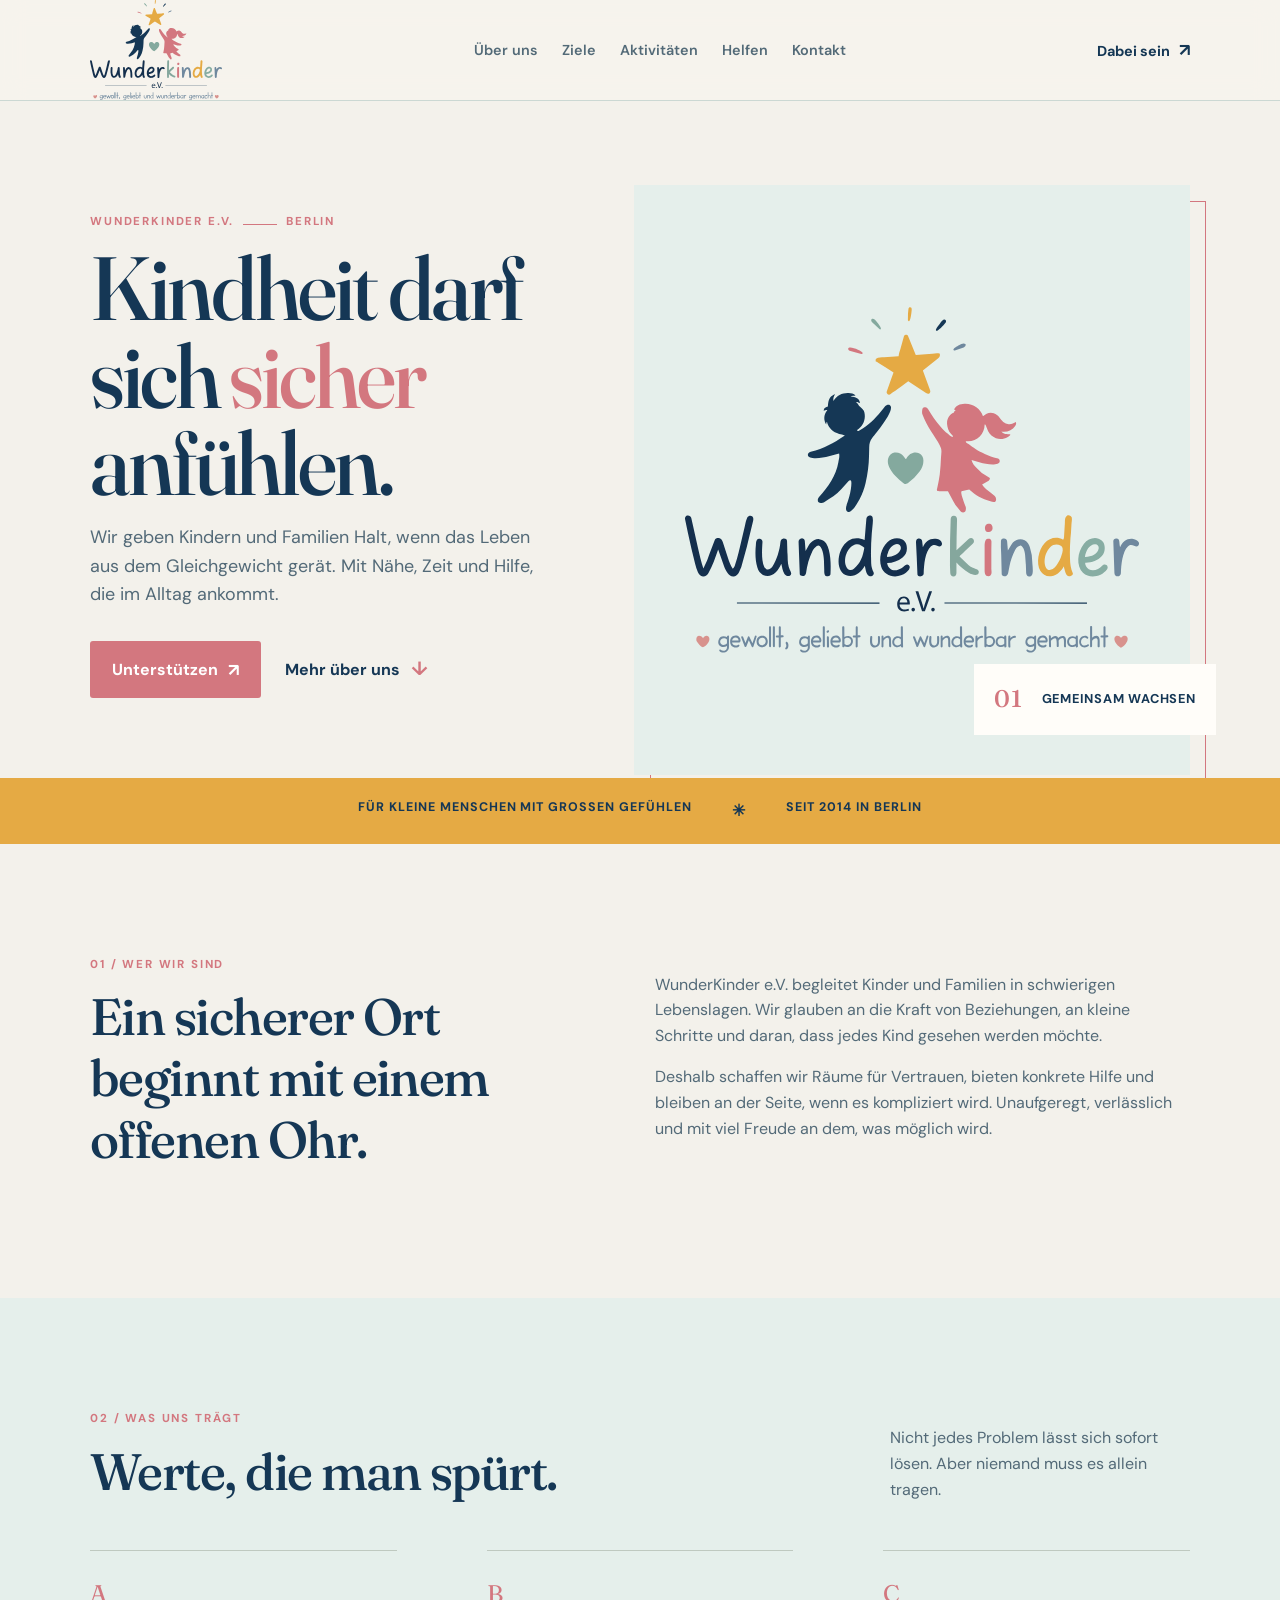
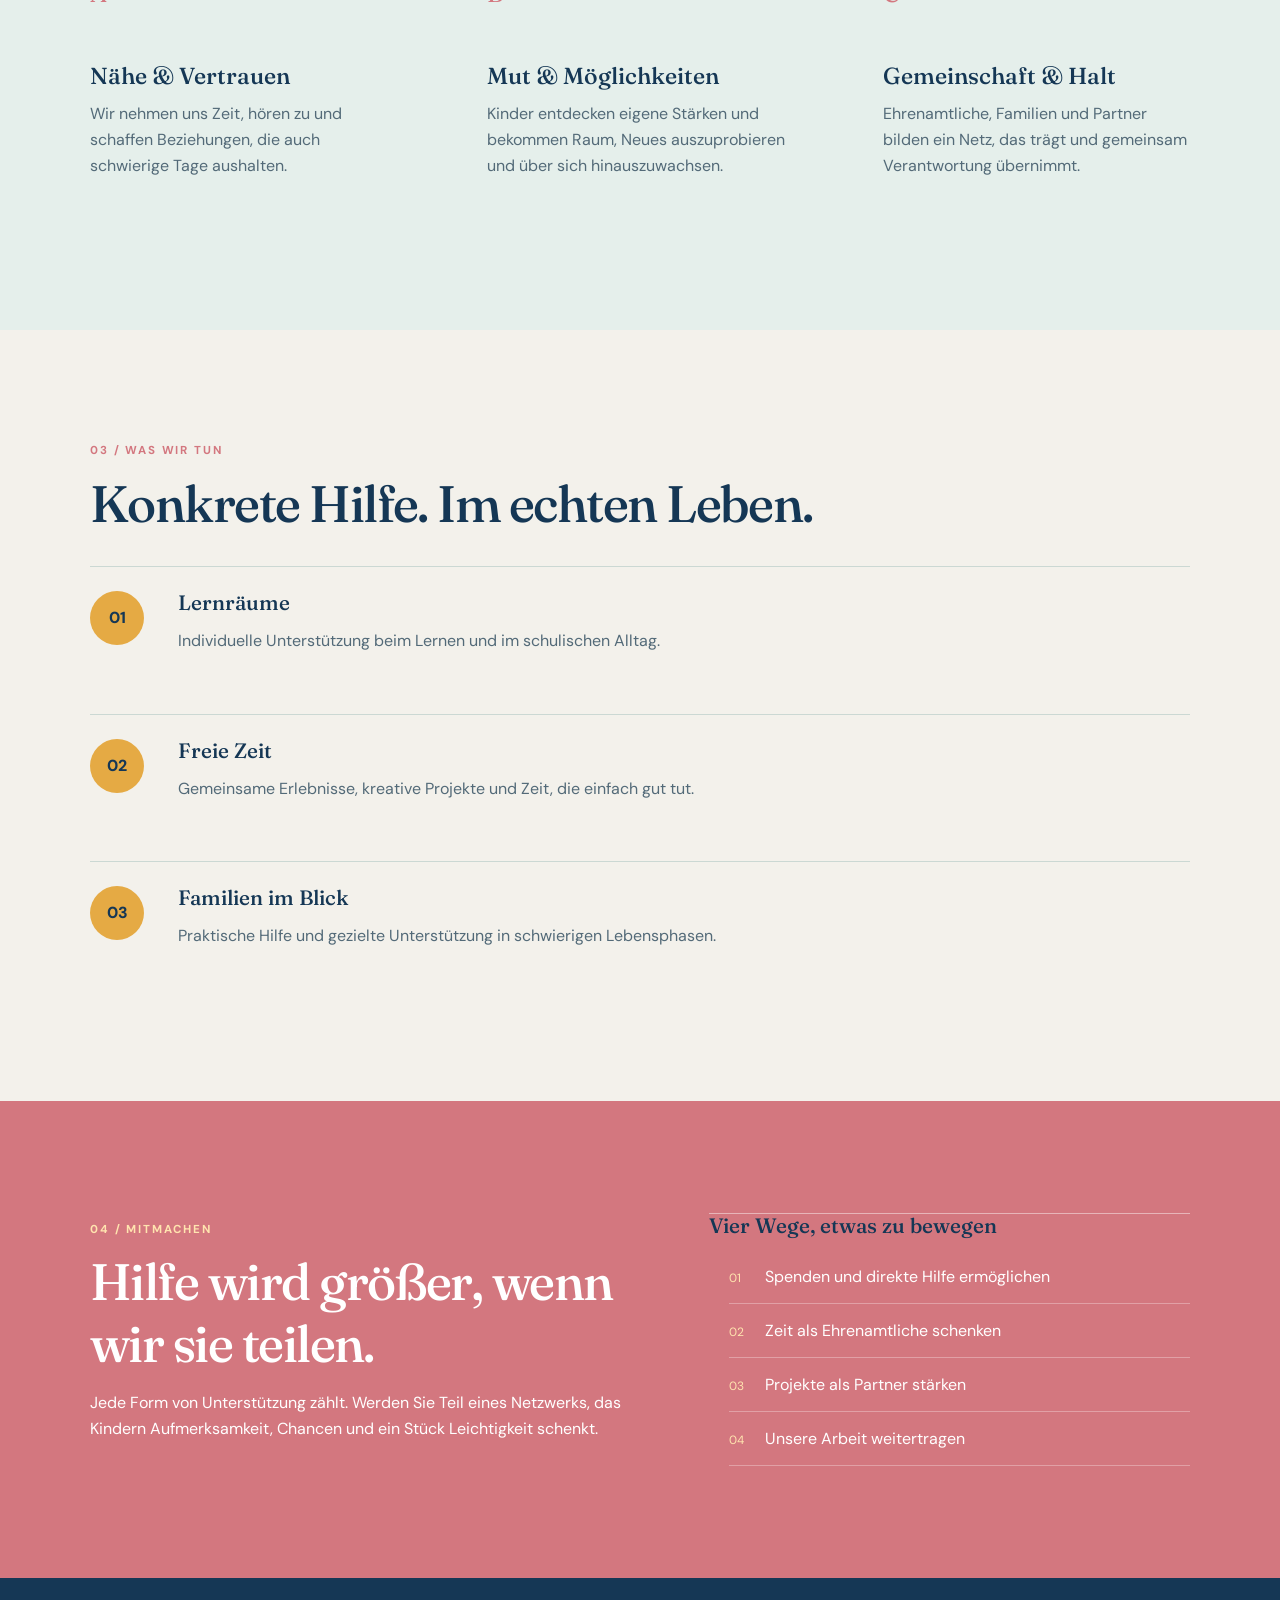
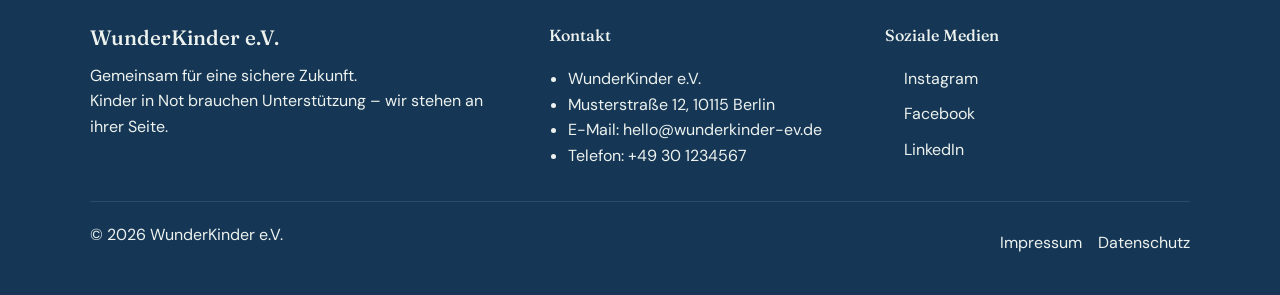
<file: index.html>
<!DOCTYPE html>
<html lang="de">
  <head>
    <meta charset="UTF-8" />
    <meta name="viewport" content="width=device-width, initial-scale=1.0" />
    <meta
      name="description"
      content="WunderKinder e.V. hilft Kindern in Not mit Unterstützung, Hilfsprogrammen und Begegnung."
    />
    <title>WunderKinder e.V. | Hilfe für Kinder in Not</title>
    <link rel="preconnect" href="https://fonts.googleapis.com" />
    <link rel="preconnect" href="https://fonts.gstatic.com" crossorigin />
    <link
      href="https://fonts.googleapis.com/css2?family=DM+Sans:wght@400;500;600;700&family=Fraunces:opsz,wght@9..144,500;9..144,600&display=swap"
      rel="stylesheet"
    />
    <link rel="stylesheet" href="styles.css" />
  </head>
  <body>
    <header class="site-header">
      <div class="container nav-wrap">
        <a href="index.html" class="brand" aria-label="WunderKinder Startseite">
          <img src="assets/logo.svg" alt="WunderKinder" class="brand-logo" />
        </a>

        <nav class="main-nav" aria-label="Hauptnavigation">
          <a href="#ueber-uns">Über uns</a>
          <a href="#ziele">Ziele</a>
          <a href="#aktivitaeten">Aktivitäten</a>
          <a href="#helfen">Helfen</a>
          <a href="#kontakt">Kontakt</a>
        </nav>
        <a class="header-cta" href="#helfen">Dabei sein <span aria-hidden="true">↗</span></a>
      </div>
    </header>

    <main>
      <section class="hero">
        <div class="container hero-grid">
          <div class="hero-copy">
            <p class="eyebrow">WunderKinder e.V. <span class="eyebrow-line"></span> Berlin</p>
            <h1>Kindheit darf sich <em>sicher</em> anfühlen.</h1>
            <p class="lead">
              Wir geben Kindern und Familien Halt, wenn das Leben aus dem Gleichgewicht gerät.
              Mit Nähe, Zeit und Hilfe, die im Alltag ankommt.
            </p>
            <div class="hero-actions">
              <a class="button button-primary" href="#helfen">Unterstützen <span aria-hidden="true">↗</span></a>
              <a class="text-link" href="#ueber-uns">Mehr über uns <span aria-hidden="true">↓</span></a>
            </div>
          </div>

          <div class="hero-visual" aria-label="WunderKinder Logo">
            <img src="assets/logo.svg" alt="WunderKinder Logo" class="hero-logo" />
            <div class="visual-note"><span>01</span> Gemeinsam wachsen</div>
          </div>
        </div>
        <div class="hero-ribbon"><span>Für kleine Menschen mit großen Gefühlen</span><span aria-hidden="true">✳</span><span>Seit 2014 in Berlin</span></div>
      </section>

      <section id="ueber-uns" class="section">
        <div class="container two-column">
          <div>
            <p class="eyebrow text-accent">01 / Wer wir sind</p>
            <h2>Ein sicherer Ort beginnt mit einem offenen Ohr.</h2>
          </div>
          <div>
            <p>
              WunderKinder e.V. begleitet Kinder und Familien in schwierigen Lebenslagen.
              Wir glauben an die Kraft von Beziehungen, an kleine Schritte und daran, dass
              jedes Kind gesehen werden möchte.
            </p>
            <p>
              Deshalb schaffen wir Räume für Vertrauen, bieten konkrete Hilfe und bleiben
              an der Seite, wenn es kompliziert wird. Unaufgeregt, verlässlich und mit viel
              Freude an dem, was möglich wird.
            </p>
          </div>
        </div>
      </section>

      <section id="ziele" class="section alt-section">
        <div class="container">
          <div class="section-heading-row">
            <div>
              <p class="eyebrow text-accent">02 / Was uns trägt</p>
              <h2>Werte, die man spürt.</h2>
            </div>
            <p class="section-intro">Nicht jedes Problem lässt sich sofort lösen. Aber niemand muss es allein tragen.</p>
          </div>

          <div class="card-grid">
            <article class="info-card">
              <span class="card-index">A</span>
              <h3>Nähe &amp; Vertrauen</h3>
              <p>
                Wir nehmen uns Zeit, hören zu und schaffen Beziehungen, die auch schwierige
                Tage aushalten.
              </p>
            </article>

            <article class="info-card">
              <span class="card-index">B</span>
              <h3>Mut &amp; Möglichkeiten</h3>
              <p>
                Kinder entdecken eigene Stärken und bekommen Raum, Neues auszuprobieren und
                über sich hinauszuwachsen.
              </p>
            </article>

            <article class="info-card">
              <span class="card-index">C</span>
              <h3>Gemeinschaft &amp; Halt</h3>
              <p>
                Ehrenamtliche, Familien und Partner bilden ein Netz, das trägt und gemeinsam
                Verantwortung übernimmt.
              </p>
            </article>
          </div>
        </div>
      </section>

      <section id="aktivitaeten" class="section">
        <div class="container">
          <p class="eyebrow text-accent">03 / Was wir tun</p>
          <h2>Konkrete Hilfe. Im echten Leben.</h2>

          <div class="activities">
            <div class="activity-item">
              <span class="activity-number">01</span>
              <div>
                <h3>Lernräume</h3>
                <p>Individuelle Unterstützung beim Lernen und im schulischen Alltag.</p>
              </div>
            </div>

            <div class="activity-item">
              <span class="activity-number">02</span>
              <div>
                <h3>Freie Zeit</h3>
                <p>Gemeinsame Erlebnisse, kreative Projekte und Zeit, die einfach gut tut.</p>
              </div>
            </div>

            <div class="activity-item">
              <span class="activity-number">03</span>
              <div>
                <h3>Familien im Blick</h3>
                <p>Praktische Hilfe und gezielte Unterstützung in schwierigen Lebensphasen.</p>
              </div>
            </div>
          </div>
        </div>
      </section>

      <section id="helfen" class="section highlight-section">
        <div class="container help-grid">
          <div>
            <p class="eyebrow text-accent">04 / Mitmachen</p>
            <h2>Hilfe wird größer, wenn wir sie teilen.</h2>
            <p>
              Jede Form von Unterstützung zählt. Werden Sie Teil eines Netzwerks, das Kindern
              Aufmerksamkeit, Chancen und ein Stück Leichtigkeit schenkt.
            </p>
          </div>

          <div class="help-box">
            <h3>Vier Wege, etwas zu bewegen</h3>
            <ul>
              <li><span>01</span> Spenden und direkte Hilfe ermöglichen</li>
              <li><span>02</span> Zeit als Ehrenamtliche schenken</li>
              <li><span>03</span> Projekte als Partner stärken</li>
              <li><span>04</span> Unsere Arbeit weitertragen</li>
            </ul>
          </div>
        </div>
      </section>
    </main>

    <footer id="kontakt" class="site-footer">
      <div class="container footer-grid">
        <div>
          <h3>WunderKinder e.V.</h3>
          <p>
            Gemeinsam für eine sichere Zukunft.<br />
            Kinder in Not brauchen Unterstützung – wir stehen an ihrer Seite.
          </p>
        </div>

        <div>
          <h4>Kontakt</h4>
          <ul>
            <li>WunderKinder e.V.</li>
            <li>Musterstraße 12, 10115 Berlin</li>
            <li>E-Mail: hello@wunderkinder-ev.de</li>
            <li>Telefon: +49 30 1234567</li>
          </ul>
        </div>

        <div>
          <h4>Soziale Medien</h4>
          <ul class="social-links">
            <li><a href="https://www.instagram.com/" target="_blank" rel="noopener noreferrer">Instagram</a></li>
            <li><a href="https://www.facebook.com/" target="_blank" rel="noopener noreferrer">Facebook</a></li>
            <li><a href="https://www.linkedin.com/" target="_blank" rel="noopener noreferrer">LinkedIn</a></li>
          </ul>
        </div>
      </div>

      <div class="container footer-bottom">
        <p>© 2026 WunderKinder e.V.</p>
        <div class="legal-links">
          <a href="impressum.html">Impressum</a>
          <a href="datenschutz.html">Datenschutz</a>
        </div>
      </div>
    </footer>
  </body>
</html>
</file>
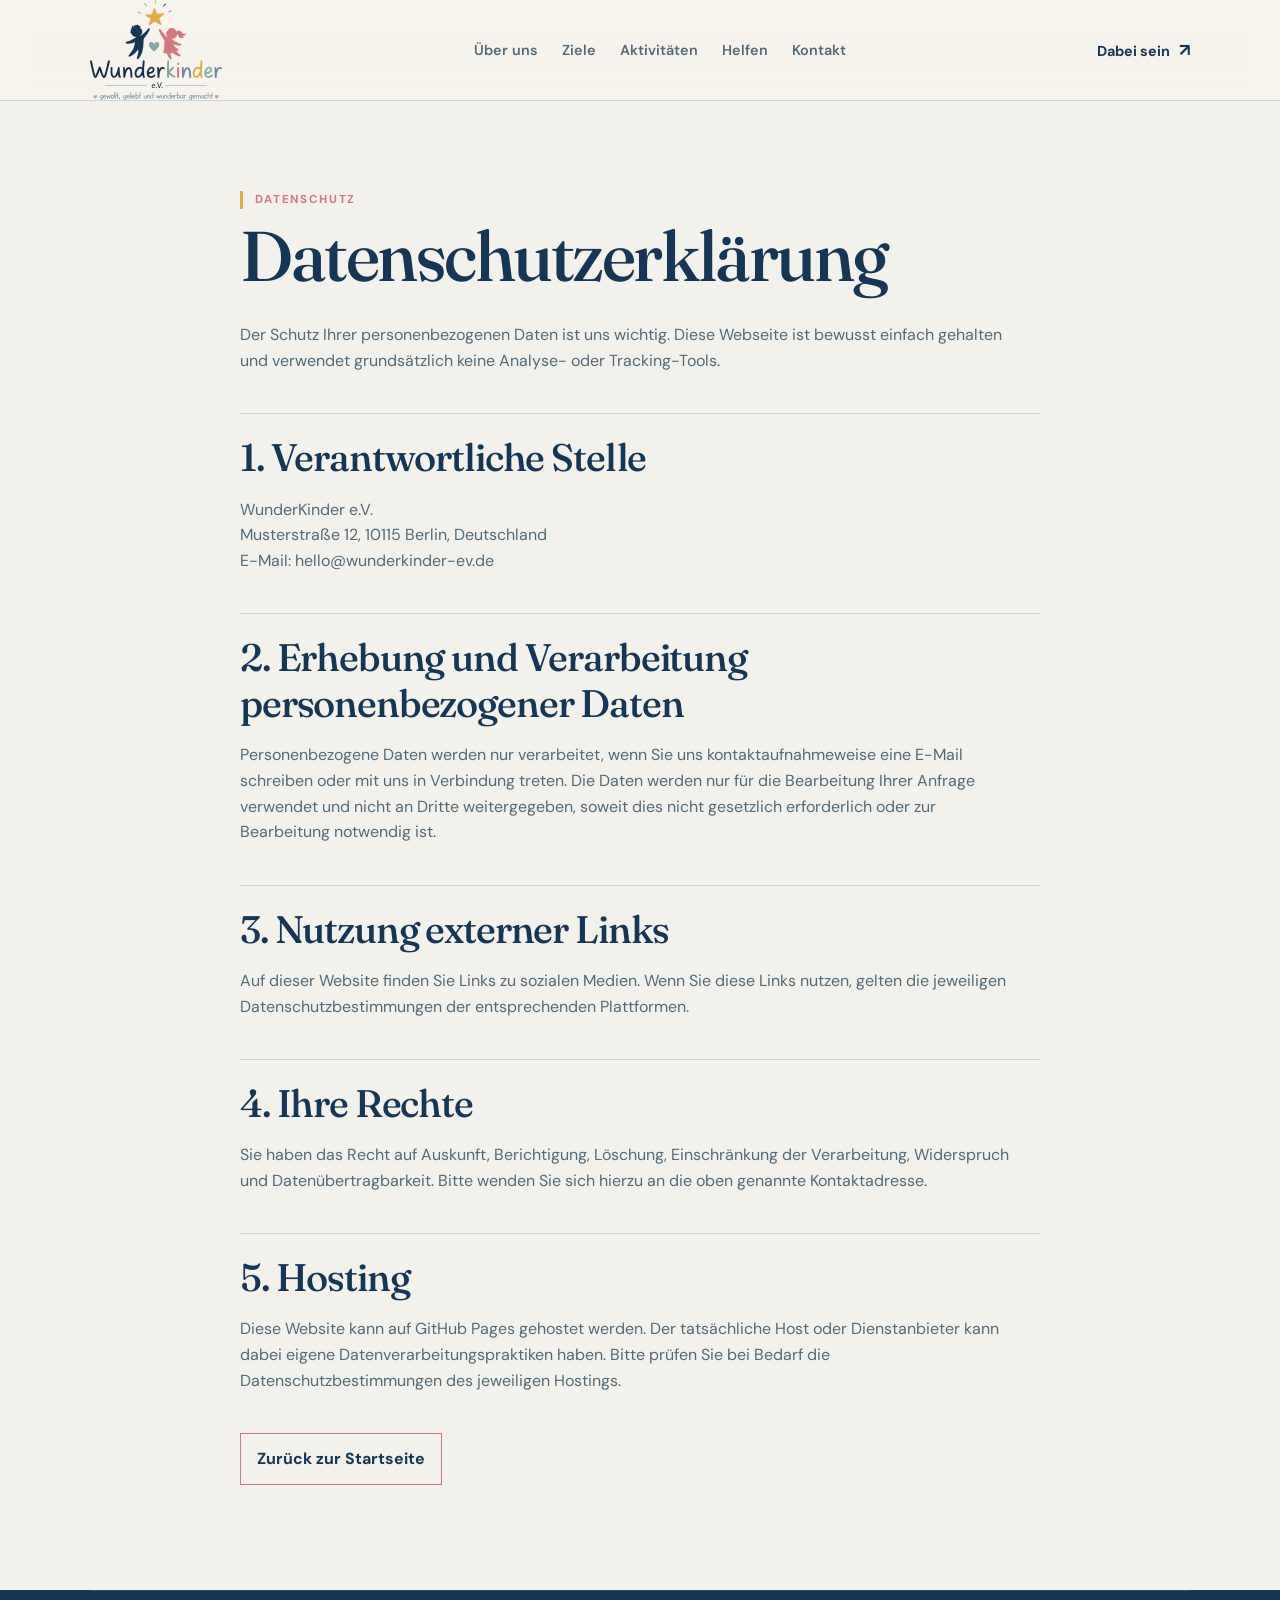
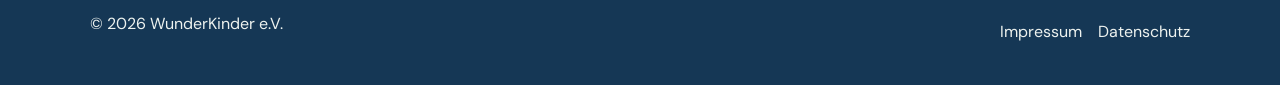
<file: datenschutz.html>
<!DOCTYPE html>
<html lang="de">
  <head>
    <meta charset="UTF-8" />
    <meta name="viewport" content="width=device-width, initial-scale=1.0" />
    <title>Datenschutz | WunderKinder e.V.</title>
    <link rel="preconnect" href="https://fonts.googleapis.com" />
    <link rel="preconnect" href="https://fonts.gstatic.com" crossorigin />
    <link
      href="https://fonts.googleapis.com/css2?family=DM+Sans:wght@400;500;600;700&family=Fraunces:opsz,wght@9..144,500;9..144,600&display=swap"
      rel="stylesheet"
    />
    <link rel="stylesheet" href="styles.css" />
  </head>
  <body>
    <header class="site-header">
      <div class="container nav-wrap">
        <a href="index.html" class="brand" aria-label="WunderKinder Startseite">
          <img src="assets/logo.svg" alt="WunderKinder" class="brand-logo" />
        </a>
        <nav class="main-nav" aria-label="Hauptnavigation">
          <a href="index.html#ueber-uns">Über uns</a>
          <a href="index.html#ziele">Ziele</a>
          <a href="index.html#aktivitaeten">Aktivitäten</a>
          <a href="index.html#helfen">Helfen</a>
          <a href="index.html#kontakt">Kontakt</a>
        </nav>
        <a class="header-cta" href="index.html#helfen">Dabei sein <span aria-hidden="true">↗</span></a>
      </div>
    </header>

    <main class="page-shell">
      <article class="legal-document">
        <p class="eyebrow text-accent">Datenschutz</p>
        <h1>Datenschutz&shy;erklärung</h1>

        <p>
          Der Schutz Ihrer personenbezogenen Daten ist uns wichtig. Diese Webseite ist bewusst
          einfach gehalten und verwendet grundsätzlich keine Analyse- oder Tracking-Tools.
        </p>

        <h2>1. Verantwortliche Stelle</h2>
        <p>
          WunderKinder e.V.<br />
          Musterstraße 12, 10115 Berlin, Deutschland<br />
          E-Mail: hello@wunderkinder-ev.de
        </p>

        <h2>2. Erhebung und Verarbeitung personenbezogener Daten</h2>
        <p>
          Personenbezogene Daten werden nur verarbeitet, wenn Sie uns kontaktaufnahmeweise eine
          E-Mail schreiben oder mit uns in Verbindung treten. Die Daten werden nur für die
          Bearbeitung Ihrer Anfrage verwendet und nicht an Dritte weitergegeben, soweit dies
          nicht gesetzlich erforderlich oder zur Bearbeitung notwendig ist.
        </p>

        <h2>3. Nutzung externer Links</h2>
        <p>
          Auf dieser Website finden Sie Links zu sozialen Medien. Wenn Sie diese Links nutzen,
          gelten die jeweiligen Datenschutzbestimmungen der entsprechenden Plattformen.
        </p>

        <h2>4. Ihre Rechte</h2>
        <p>
          Sie haben das Recht auf Auskunft, Berichtigung, Löschung, Einschränkung der
          Verarbeitung, Widerspruch und Datenübertragbarkeit. Bitte wenden Sie sich hierzu an
          die oben genannte Kontaktadresse.
        </p>

        <h2>5. Hosting</h2>
        <p>
          Diese Website kann auf GitHub Pages gehostet werden. Der tatsächliche Host oder
          Dienstanbieter kann dabei eigene Datenverarbeitungspraktiken haben. Bitte prüfen Sie
          bei Bedarf die Datenschutzbestimmungen des jeweiligen Hostings.
        </p>

        <p class="legal-back"><a href="index.html">Zurück zur Startseite</a></p>
      </article>
    </main>

    <footer class="site-footer legal-footer">
      <div class="container footer-bottom">
        <p>© 2026 WunderKinder e.V.</p>
        <div class="legal-links">
          <a href="impressum.html">Impressum</a>
          <a href="datenschutz.html" aria-current="page">Datenschutz</a>
        </div>
      </div>
    </footer>
  </body>
</html>
</file>
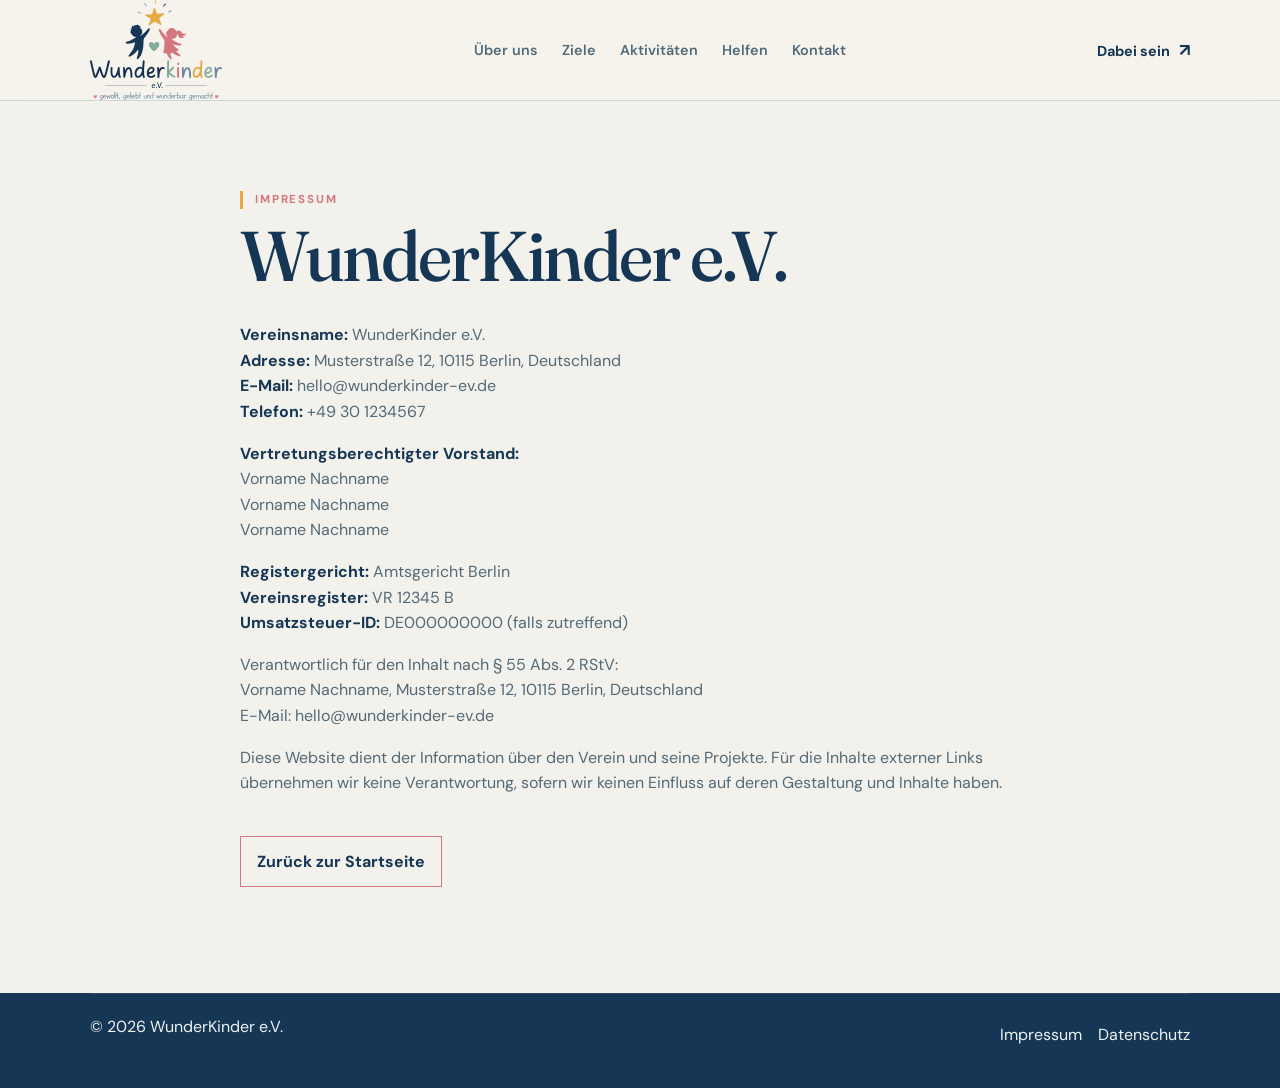
<file: impressum.html>
<!DOCTYPE html>
<html lang="de">
  <head>
    <meta charset="UTF-8" />
    <meta name="viewport" content="width=device-width, initial-scale=1.0" />
    <title>Impressum | WunderKinder e.V.</title>
    <link rel="preconnect" href="https://fonts.googleapis.com" />
    <link rel="preconnect" href="https://fonts.gstatic.com" crossorigin />
    <link
      href="https://fonts.googleapis.com/css2?family=DM+Sans:wght@400;500;600;700&family=Fraunces:opsz,wght@9..144,500;9..144,600&display=swap"
      rel="stylesheet"
    />
    <link rel="stylesheet" href="styles.css" />
  </head>
  <body>
    <header class="site-header">
      <div class="container nav-wrap">
        <a href="index.html" class="brand" aria-label="WunderKinder Startseite">
          <img src="assets/logo.svg" alt="WunderKinder" class="brand-logo" />
        </a>
        <nav class="main-nav" aria-label="Hauptnavigation">
          <a href="index.html#ueber-uns">Über uns</a>
          <a href="index.html#ziele">Ziele</a>
          <a href="index.html#aktivitaeten">Aktivitäten</a>
          <a href="index.html#helfen">Helfen</a>
          <a href="index.html#kontakt">Kontakt</a>
        </nav>
        <a class="header-cta" href="index.html#helfen">Dabei sein <span aria-hidden="true">↗</span></a>
      </div>
    </header>

    <main class="page-shell">
      <article class="legal-document">
        <p class="eyebrow text-accent">Impressum</p>
        <h1>WunderKinder e.V.</h1>

        <p>
          <strong>Vereinsname:</strong> WunderKinder e.V.<br />
          <strong>Adresse:</strong> Musterstraße 12, 10115 Berlin, Deutschland<br />
          <strong>E-Mail:</strong> hello@wunderkinder-ev.de<br />
          <strong>Telefon:</strong> +49 30 1234567
        </p>

        <p>
          <strong>Vertretungsberechtigter Vorstand:</strong><br />
          Vorname Nachname<br />
          Vorname Nachname<br />
          Vorname Nachname
        </p>

        <p>
          <strong>Registergericht:</strong> Amtsgericht Berlin<br />
          <strong>Vereinsregister:</strong> VR 12345 B<br />
          <strong>Umsatzsteuer-ID:</strong> DE000000000 (falls zutreffend)
        </p>

        <p>
          Verantwortlich für den Inhalt nach § 55 Abs. 2 RStV:<br />
          Vorname Nachname, Musterstraße 12, 10115 Berlin, Deutschland<br />
          E-Mail: hello@wunderkinder-ev.de
        </p>

        <p>
          Diese Website dient der Information über den Verein und seine Projekte. Für die
          Inhalte externer Links übernehmen wir keine Verantwortung, sofern wir keinen
          Einfluss auf deren Gestaltung und Inhalte haben.
        </p>

        <p class="legal-back"><a href="index.html">Zurück zur Startseite</a></p>
      </article>
    </main>

    <footer class="site-footer legal-footer">
      <div class="container footer-bottom">
        <p>© 2026 WunderKinder e.V.</p>
        <div class="legal-links">
          <a href="impressum.html" aria-current="page">Impressum</a>
          <a href="datenschutz.html">Datenschutz</a>
        </div>
      </div>
    </footer>
  </body>
</html>
</file>
<file: styles.css>
:root {
  --primary: #d3777f;
  --primary-dark: #153755;
  --accent: #e5aa44;
  --bg: #f3f1eb;
  --surface: #fffdf9;
  --text: #153755;
  --muted: #536a78;
  --border: #cbd8d3;
  --ink-light: #e5efeb;
}

* { box-sizing: border-box; }
html { scroll-behavior: smooth; }
body { margin: 0; font-family: "DM Sans", sans-serif; background: var(--bg); color: var(--text); line-height: 1.6; }
a { color: inherit; text-decoration: none; }
img { max-width: 100%; display: block; }
.container { width: min(1100px, calc(100% - 2rem)); margin: 0 auto; }
.section { padding: 7rem 0; }
.alt-section { background: var(--ink-light); }
.eyebrow { margin-bottom: 0.75rem; color: var(--primary); font-size: 0.72rem; font-weight: 700; letter-spacing: 0.16em; text-transform: uppercase; }
.text-accent { color: var(--primary); }
h1, h2, h3, h4 { margin-top: 0; line-height: 1.2; color: var(--text); font-family: "Fraunces", Georgia, serif; font-weight: 500; }
h1 { max-width: 720px; margin-bottom: 1rem; font-size: clamp(3.2rem, 7vw, 6.8rem); letter-spacing: -0.035em; line-height: 0.98; }
h1 em { color: var(--primary); font-style: normal; }
h2 { margin-bottom: 1rem; font-size: clamp(2.4rem, 4vw, 4rem); letter-spacing: -0.03em; }
h3 { margin-bottom: 0.75rem; font-size: 1.3rem; }
p { margin-top: 0; color: var(--muted); }

.site-header { position: sticky; top: 0; z-index: 10; background: rgba(247, 243, 237, 0.92); backdrop-filter: blur(12px); border-bottom: 1px solid var(--border); }
.nav-wrap { display: flex; align-items: center; justify-content: space-between; min-height: 84px; }
.brand { display: inline-flex; align-items: center; }
.brand-logo { width: 132px; height: auto; }
.main-nav { display: flex; gap: 1.5rem; flex-wrap: wrap; }
.main-nav a { color: var(--muted); font-size: 0.9rem; font-weight: 600; }
.header-cta { color: var(--primary-dark); font-size: 0.9rem; font-weight: 700; }
.header-cta span { margin-left: 0.35rem; font-size: 1.1rem; }
.main-nav a:hover, .header-cta:hover, .text-link:hover { color: var(--primary); }

.hero { padding: 5rem 0 0; overflow: hidden; }
.hero-grid { display: grid; grid-template-columns: 0.9fr 1.1fr; align-items: center; gap: clamp(2rem, 7vw, 7rem); }
.hero-copy { padding: 2rem 0 5rem; }
.eyebrow-line { display: inline-block; width: 34px; height: 1px; margin: 0 0.25rem; background: currentColor; }
.lead { max-width: 500px; font-size: 1.12rem; }
.hero-actions { display: flex; flex-wrap: wrap; align-items: center; gap: 1.5rem; margin-top: 2rem; }
.button { display: inline-flex; align-items: center; justify-content: center; padding: 0.9rem 1.35rem; border-radius: 3px; font-weight: 700; transition: transform 0.2s ease, background 0.2s ease; }
.button:hover { transform: translateY(-1px); }
.button-primary { background: var(--primary); color: white; }
.button-primary span { margin-left: 0.65rem; font-size: 1.1rem; }
.text-link { display: inline-flex; align-items: center; gap: 0.7rem; color: var(--text); font-weight: 700; }
.text-link span { color: var(--primary); font-size: 1.2rem; }
.hero-visual { position: relative; display: grid; min-height: 590px; place-items: center; background: #e5efeb; }
.hero-visual img { width: min(82%, 500px); height: auto; object-fit: contain; }
.hero-visual::after { content: ""; position: absolute; inset: 1rem -1rem -1rem 1rem; z-index: -1; border: 1px solid var(--primary); }
.visual-note { position: absolute; right: -1.6rem; bottom: 2.5rem; display: flex; gap: 1.2rem; align-items: center; padding: 1rem 1.25rem; background: var(--surface); color: var(--text); font-size: 0.8rem; font-weight: 700; letter-spacing: 0.06em; text-transform: uppercase; }
.visual-note span { color: var(--primary); font-family: "Fraunces", Georgia, serif; font-size: 1.5rem; font-weight: 500; }
.hero-ribbon { display: flex; justify-content: center; gap: 2.5rem; padding: 1.25rem; background: var(--accent); color: var(--text); font-size: 0.78rem; font-weight: 700; letter-spacing: 0.08em; text-transform: uppercase; }
.hero-ribbon span:nth-child(2) { font-size: 1rem; }

.two-column { display: grid; grid-template-columns: 0.9fr 1.1fr; gap: clamp(3rem, 10vw, 10rem); align-items: start; }
.two-column > div:last-child { padding-top: 1rem; }
.section-heading-row { display: flex; justify-content: space-between; align-items: end; gap: 2rem; }
.section-intro { max-width: 300px; margin-bottom: 1rem; }
.card-grid { display: grid; grid-template-columns: repeat(3, minmax(0, 1fr)); gap: clamp(2rem, 7vw, 7rem); margin-top: 2rem; }
.info-card { background: transparent; border-top: 1px solid #bfc9c0; padding: 1.5rem 0; }
.card-index { display: block; margin-bottom: 3rem; color: var(--primary); font-family: "Fraunces", Georgia, serif; font-size: 1.5rem; }
.info-card h3 { font-size: 1.45rem; }
.activities { display: grid; gap: 1.25rem; margin-top: 2rem; }
.activity-item { display: grid; grid-template-columns: 72px 1fr; gap: 1rem; align-items: start; border-top: 1px solid var(--border); padding: 1.5rem 0; }
.activity-number { display: inline-flex; align-items: center; justify-content: center; width: 54px; height: 54px; border-radius: 50%; background: var(--accent); color: var(--text); font-weight: 800; }
.highlight-section { background: var(--primary); color: #fff; }
.highlight-section h2, .highlight-section p { color: #fff; }
.highlight-section .eyebrow { color: #ffe4af; }
.help-grid { display: grid; grid-template-columns: 1.1fr 0.9fr; gap: 2rem; align-items: center; }
.help-box { padding: 0; border-top: 1px solid rgba(255, 255, 255, 0.45); }
.help-box ul, .site-footer ul { margin: 0; padding-left: 1.2rem; color: inherit; }
.help-box li { padding: 0.85rem 0; border-bottom: 1px solid rgba(255, 255, 255, 0.3); list-style: none; }
.help-box li span { display: inline-block; width: 2rem; color: #ffe4af; font-size: 0.75rem; }

.site-footer { background: var(--text); color: #e8f1ee; padding-top: 3rem; }
.site-footer h3, .site-footer h4, .site-footer p, .site-footer li, .site-footer a { color: #edf2ef; }
.site-footer h3 span { color: var(--accent); }
.footer-grid { display: grid; grid-template-columns: 1.4fr 1fr 1fr; gap: 2rem; padding-bottom: 2rem; }
.footer-bottom { display: flex; justify-content: space-between; align-items: center; gap: 1rem; padding: 1.25rem 0 2rem; border-top: 1px solid rgba(255, 255, 255, 0.1); }
.legal-links { display: flex; gap: 1rem; flex-wrap: wrap; }
.social-links { list-style: none; padding-left: 0; }
.social-links li + li { margin-top: 0.6rem; }
.page-shell { width: min(100% - 2rem, 1100px); margin: 0 auto; padding: clamp(3rem, 7vw, 6rem) 0; }
.legal-document { max-width: 800px; margin: 0 auto; }
.legal-document > .eyebrow { border-left: 3px solid var(--accent); padding-left: 0.75rem; }
.legal-document h1 { max-width: none; margin-bottom: 2rem; font-size: clamp(2.8rem, 5.5vw, 5rem); }
.legal-document h2 { margin-top: 2.5rem; padding-top: 1.25rem; border-top: 1px solid var(--border); font-size: clamp(1.7rem, 3vw, 2.4rem); }
.legal-document p { max-width: 70ch; overflow-wrap: anywhere; }
.legal-document strong { color: var(--text); }
.legal-document a { color: var(--primary-dark); }
.legal-document .legal-back { margin-top: 2.5rem; }
.legal-document .legal-back a { display: inline-flex; padding: 0.75rem 1rem; border: 1px solid var(--primary); color: var(--primary-dark); font-weight: 700; }
.legal-footer { padding-top: 0; }

@media (max-width: 760px) {
  .container { width: min(100% - 2.5rem, 1100px); }
  .section { padding: 4.5rem 0; }
  .nav-wrap { min-height: 72px; flex-wrap: wrap; }
  .main-nav { order: 3; width: 100%; justify-content: space-between; gap: 0.5rem; padding: 0.75rem 0; border-top: 1px solid var(--border); overflow-x: auto; }
  .main-nav a { white-space: nowrap; font-size: 0.78rem; }
  .header-cta { margin-left: auto; }
  .hero { padding-top: 2rem; }
  .hero-grid, .two-column, .card-grid, .help-grid, .footer-grid { grid-template-columns: 1fr; gap: 2rem; }
  .hero-copy { padding: 1rem 0 2rem; }
  h1 { font-size: clamp(3rem, 16vw, 5rem); }
  h2 { font-size: clamp(2.35rem, 11vw, 3.5rem); }
  .hero-visual { min-height: 390px; }
  .hero-visual img { width: min(82%, 360px); height: auto; }
  .hero-visual::after { inset: 0.7rem -0.7rem -0.7rem 0.7rem; }
  .visual-note { right: 0; bottom: 1rem; }
  .hero-ribbon { justify-content: space-between; gap: 0.75rem; padding-inline: 1.25rem; font-size: 0.62rem; }
  .hero-ribbon span:nth-child(2) { display: none; }
  .section-heading-row { display: block; }
  .section-intro { margin-top: 1.5rem; }
  .card-index { margin-bottom: 1rem; }
  .site-footer { padding-top: 2rem; }
  .footer-bottom { align-items: flex-start; flex-direction: column; }
  .page-shell { padding-block: 2.5rem 4rem; }
  .legal-document h1 { margin-bottom: 1.5rem; font-size: clamp(2rem, 10vw, 3.4rem); hyphens: auto; }
  .legal-document h2 { margin-top: 2rem; padding-top: 1rem; }
  .legal-document .legal-back { margin-top: 2rem; }
}
</file>
